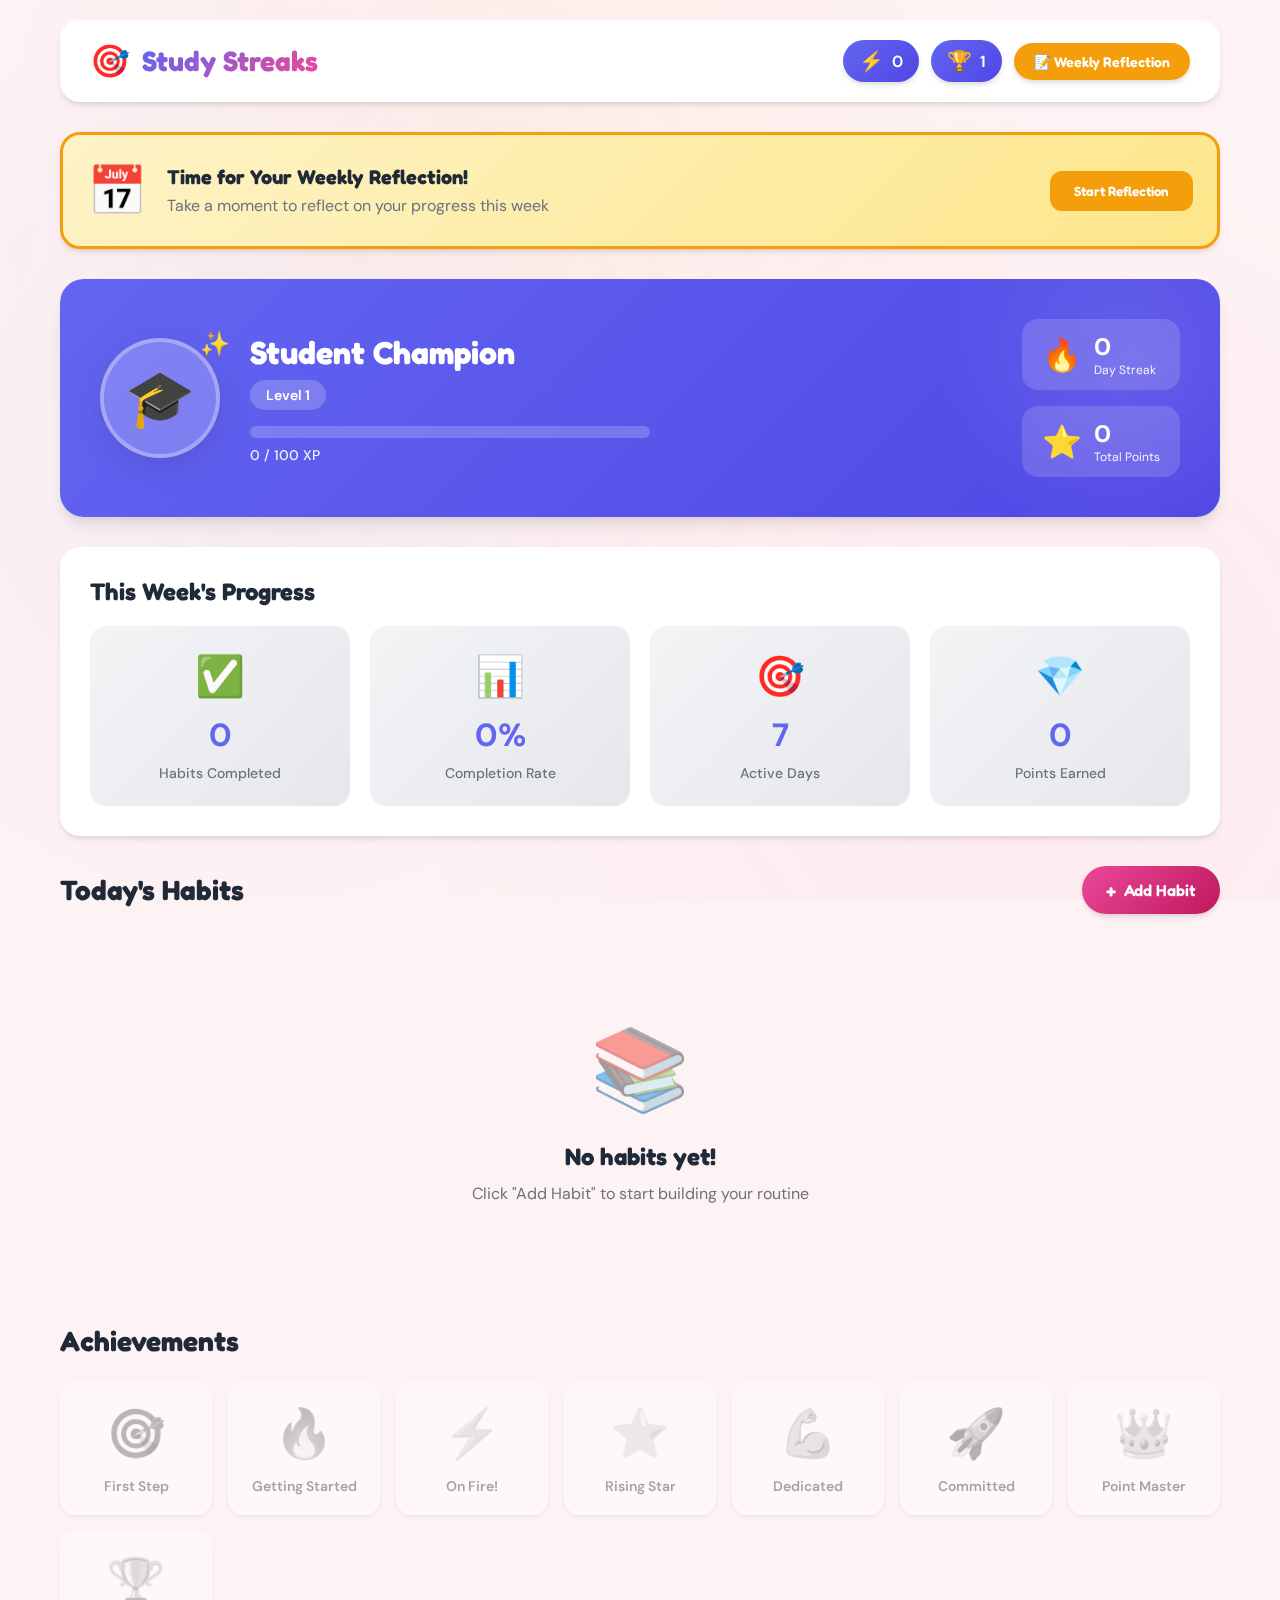
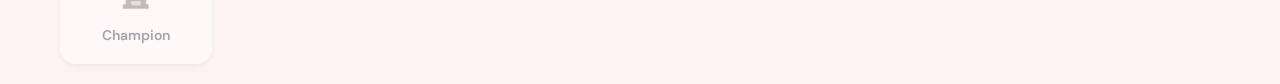
<file: index.html>
<!DOCTYPE html>
<html lang="en">
<head>
    <meta charset="UTF-8">
    <meta name="viewport" content="width=device-width, initial-scale=1.0">
    <title>Study Streaks - Level Up Your Habits!</title>
    <link rel="preconnect" href="https://fonts.googleapis.com">
    <link rel="preconnect" href="https://fonts.gstatic.com" crossorigin>
    <link href="https://fonts.googleapis.com/css2?family=Fredoka:wght@400;600;700&family=DM+Sans:wght@400;500;700&display=swap" rel="stylesheet">
    <link rel="stylesheet" href="styles.css">
</head>
<body>
    <div class="app-container">
        <!-- Header -->
        <header class="header">
            <div class="logo">
                <span class="logo-icon">🎯</span>
                <h1>Study Streaks</h1>
            </div>
            <div class="user-stats-mini">
                <div class="stat-bubble">
                    <span class="bubble-emoji">⚡</span>
                    <span class="bubble-value" id="headerStreak">0</span>
                </div>
                <div class="stat-bubble">
                    <span class="bubble-emoji">🏆</span>
                    <span class="bubble-value" id="headerLevel">1</span>
                </div>
                <button class="btn-reflection" id="openReflectionBtn">
                    📝 Weekly Reflection
                </button>
            </div>
        </header>

        <!-- Main Content -->
        <main class="main-content">
            <!-- Weekly Check-in Banner -->
            <div class="weekly-banner" id="weeklyBanner" style="display: none;">
                <div class="banner-icon">📅</div>
                <div class="banner-content">
                    <h3>Time for Your Weekly Reflection!</h3>
                    <p>Take a moment to reflect on your progress this week</p>
                </div>
                <button class="btn-banner" id="startReflectionBtn">Start Reflection</button>
            </div>

            <!-- Player Card -->
            <section class="player-card">
                <div class="player-avatar">
                    <div class="avatar-circle">
                        <span class="avatar-emoji" id="playerEmoji">🎓</span>
                    </div>
                    <div class="avatar-sparkles">✨</div>
                </div>
                <div class="player-info">
                    <h2 class="player-name" id="playerName">Student Champion</h2>
                    <div class="level-badge">
                        Level <span id="playerLevel">1</span>
                    </div>
                    <div class="xp-bar-container">
                        <div class="xp-bar">
                            <div class="xp-fill" id="xpFill"></div>
                        </div>
                        <div class="xp-text"><span id="currentXP">0</span> / <span id="maxXP">100</span> XP</div>
                    </div>
                </div>
                <div class="player-badges">
                    <div class="badge-item">
                        <span class="badge-icon">🔥</span>
                        <div class="badge-info">
                            <div class="badge-value" id="streakValue">0</div>
                            <div class="badge-label">Day Streak</div>
                        </div>
                    </div>
                    <div class="badge-item">
                        <span class="badge-icon">⭐</span>
                        <div class="badge-info">
                            <div class="badge-value" id="pointsValue">0</div>
                            <div class="badge-label">Total Points</div>
                        </div>
                    </div>
                </div>
            </section>

            <!-- Weekly Stats Summary -->
            <section class="weekly-stats">
                <h2>This Week's Progress</h2>
                <div class="stats-grid">
                    <div class="stat-card">
                        <div class="stat-icon">✅</div>
                        <div class="stat-number" id="weekCompleted">0</div>
                        <div class="stat-label">Habits Completed</div>
                    </div>
                    <div class="stat-card">
                        <div class="stat-icon">📊</div>
                        <div class="stat-number" id="weekRate">0%</div>
                        <div class="stat-label">Completion Rate</div>
                    </div>
                    <div class="stat-card">
                        <div class="stat-icon">🎯</div>
                        <div class="stat-number" id="weekStreak">0</div>
                        <div class="stat-label">Active Days</div>
                    </div>
                    <div class="stat-card">
                        <div class="stat-icon">💎</div>
                        <div class="stat-number" id="weekPoints">0</div>
                        <div class="stat-label">Points Earned</div>
                    </div>
                </div>
            </section>

            <!-- Habits Section -->
            <section class="habits-section">
                <div class="section-header">
                    <h2>Today's Habits</h2>
                    <button class="btn-add" id="addHabitBtn">
                        <span>+</span> Add Habit
                    </button>
                </div>

                <div class="habits-grid" id="habitsGrid">
                    <!-- Habits will be dynamically added here -->
                </div>

                <div class="empty-state" id="emptyState">
                    <div class="empty-icon">📚</div>
                    <h3>No habits yet!</h3>
                    <p>Click "Add Habit" to start building your routine</p>
                </div>
            </section>

            <!-- Achievements Section -->
            <section class="achievements-section">
                <h2>Achievements</h2>
                <div class="achievements-grid" id="achievementsGrid">
                    <!-- Achievements will be dynamically added here -->
                </div>
            </section>
        </main>
    </div>

    <!-- Add Habit Modal -->
    <div class="modal-overlay" id="habitModal">
        <div class="modal">
            <div class="modal-header">
                <h2>Create New Habit</h2>
                <button class="btn-close" id="closeModal">×</button>
            </div>
            <form id="habitForm">
                <div class="form-group">
                    <label for="habitName">Habit Name</label>
                    <input type="text" id="habitName" placeholder="e.g., Study Math for 30 minutes" required>
                </div>
                <div class="form-group">
                    <label for="habitEmoji">Choose an Emoji</label>
                    <div class="emoji-picker">
                        <button type="button" class="emoji-btn" data-emoji="📚">📚</button>
                        <button type="button" class="emoji-btn" data-emoji="✍️">✍️</button>
                        <button type="button" class="emoji-btn" data-emoji="💻">💻</button>
                        <button type="button" class="emoji-btn" data-emoji="🎨">🎨</button>
                        <button type="button" class="emoji-btn" data-emoji="🏃">🏃</button>
                        <button type="button" class="emoji-btn" data-emoji="🧘">🧘</button>
                        <button type="button" class="emoji-btn" data-emoji="🎵">🎵</button>
                        <button type="button" class="emoji-btn" data-emoji="🌟">🌟</button>
                    </div>
                    <input type="hidden" id="habitEmoji" value="📚">
                </div>
                <div class="form-group">
                    <label for="habitPoints">Difficulty (Points)</label>
                    <select id="habitPoints">
                        <option value="10">Easy - 10 points</option>
                        <option value="20" selected>Medium - 20 points</option>
                        <option value="30">Hard - 30 points</option>
                        <option value="50">Super Hard - 50 points</option>
                    </select>
                </div>
                <div class="modal-actions">
                    <button type="button" class="btn-secondary" id="cancelBtn">Cancel</button>
                    <button type="submit" class="btn-primary">Create Habit</button>
                </div>
            </form>
        </div>
    </div>

    <!-- Weekly Reflection Modal -->
    <div class="modal-overlay" id="reflectionModal">
        <div class="modal modal-large">
            <div class="modal-header">
                <h2>📝 Weekly Reflection</h2>
                <button class="btn-close" id="closeReflectionModal">×</button>
            </div>
            
            <div class="reflection-tabs">
                <button class="tab-btn active" data-tab="current">This Week</button>
                <button class="tab-btn" data-tab="history">Past Reflections</button>
            </div>

            <div class="tab-content active" id="currentTab">
                <div class="weekly-summary">
                    <h3>Week of <span id="weekDateRange"></span></h3>
                    <div class="summary-stats">
                        <div class="summary-item">
                            <span class="summary-label">Completed:</span>
                            <span class="summary-value" id="summaryCompleted">0 habits</span>
                        </div>
                        <div class="summary-item">
                            <span class="summary-label">Success Rate:</span>
                            <span class="summary-value" id="summaryRate">0%</span>
                        </div>
                        <div class="summary-item">
                            <span class="summary-label">Points Earned:</span>
                            <span class="summary-value" id="summaryPoints">0 pts</span>
                        </div>
                    </div>
                </div>

                <form id="reflectionForm">
                    <div class="form-group">
                        <label>🎯 What went well this week?</label>
                        <textarea id="wentWell" rows="3" placeholder="Think about your wins, no matter how small..."></textarea>
                    </div>

                    <div class="form-group">
                        <label>💭 What challenges did you face?</label>
                        <textarea id="challenges" rows="3" placeholder="What made it difficult to stick to your habits?"></textarea>
                    </div>

                    <div class="form-group">
                        <label>💡 What did you learn about yourself?</label>
                        <textarea id="learned" rows="3" placeholder="Any insights or realizations?"></textarea>
                    </div>

                    <div class="form-group">
                        <label>🚀 Goals for next week</label>
                        <textarea id="nextWeekGoals" rows="3" placeholder="What do you want to focus on next week?"></textarea>
                    </div>

                    <div class="form-group">
                        <label>⭐ Rate your week (1-5)</label>
                        <div class="star-rating">
                            <button type="button" class="star-btn" data-rating="1">⭐</button>
                            <button type="button" class="star-btn" data-rating="2">⭐</button>
                            <button type="button" class="star-btn" data-rating="3">⭐</button>
                            <button type="button" class="star-btn" data-rating="4">⭐</button>
                            <button type="button" class="star-btn" data-rating="5">⭐</button>
                        </div>
                        <input type="hidden" id="weekRating" value="0">
                    </div>

                    <div class="modal-actions">
                        <button type="button" class="btn-secondary" id="cancelReflection">Cancel</button>
                        <button type="submit" class="btn-primary">Save Reflection</button>
                    </div>
                </form>
            </div>

            <div class="tab-content" id="historyTab">
                <div class="reflections-history" id="reflectionsHistory">
                    <!-- Past reflections will be shown here -->
                </div>
            </div>
        </div>
    </div>

    <!-- Level Up Modal -->
    <div class="modal-overlay" id="levelUpModal">
        <div class="modal level-up-modal">
            <div class="level-up-content">
                <div class="level-up-icon">🎉</div>
                <h2>Level Up!</h2>
                <div class="new-level">Level <span id="newLevel">2</span></div>
                <p>Keep up the amazing work!</p>
                <button class="btn-primary" id="closeLevelUp">Continue</button>
            </div>
        </div>
    </div>

    <!-- Confetti Container -->
    <div class="confetti-container" id="confettiContainer"></div>

    <script src="app.js"></script>
</body>
</html>
</file>
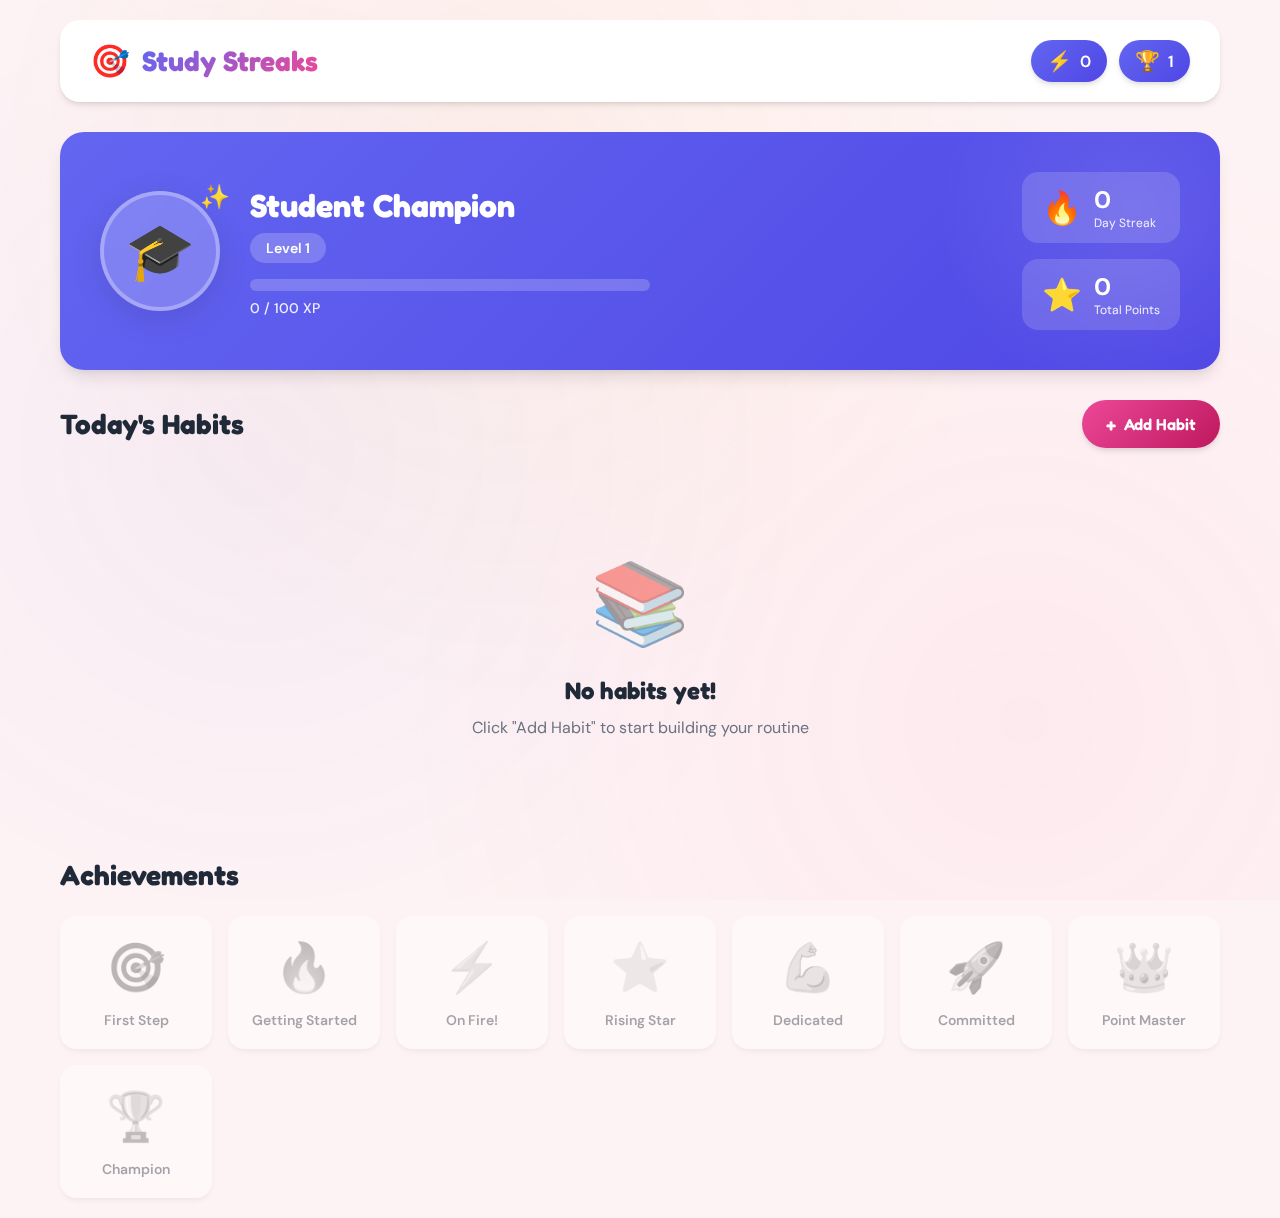
<file: student-habit-game/index.html>
<!DOCTYPE html>
<html lang="en">
<head>
    <meta charset="UTF-8">
    <meta name="viewport" content="width=device-width, initial-scale=1.0">
    <title>Study Streaks - Level Up Your Habits!</title>
    <link rel="preconnect" href="https://fonts.googleapis.com">
    <link rel="preconnect" href="https://fonts.gstatic.com" crossorigin>
    <link href="https://fonts.googleapis.com/css2?family=Fredoka:wght@400;600;700&family=DM+Sans:wght@400;500;700&display=swap" rel="stylesheet">
    <link rel="stylesheet" href="styles.css">
</head>
<body>
    <div class="app-container">
        <!-- Header -->
        <header class="header">
            <div class="logo">
                <span class="logo-icon">🎯</span>
                <h1>Study Streaks</h1>
            </div>
            <div class="user-stats-mini">
                <div class="stat-bubble">
                    <span class="bubble-emoji">⚡</span>
                    <span class="bubble-value" id="headerStreak">0</span>
                </div>
                <div class="stat-bubble">
                    <span class="bubble-emoji">🏆</span>
                    <span class="bubble-value" id="headerLevel">1</span>
                </div>
            </div>
        </header>

        <!-- Main Content -->
        <main class="main-content">
            <!-- Player Card -->
            <section class="player-card">
                <div class="player-avatar">
                    <div class="avatar-circle">
                        <span class="avatar-emoji" id="playerEmoji">🎓</span>
                    </div>
                    <div class="avatar-sparkles">✨</div>
                </div>
                <div class="player-info">
                    <h2 class="player-name" id="playerName">Student Champion</h2>
                    <div class="level-badge">
                        Level <span id="playerLevel">1</span>
                    </div>
                    <div class="xp-bar-container">
                        <div class="xp-bar">
                            <div class="xp-fill" id="xpFill"></div>
                        </div>
                        <div class="xp-text"><span id="currentXP">0</span> / <span id="maxXP">100</span> XP</div>
                    </div>
                </div>
                <div class="player-badges">
                    <div class="badge-item">
                        <span class="badge-icon">🔥</span>
                        <div class="badge-info">
                            <div class="badge-value" id="streakValue">0</div>
                            <div class="badge-label">Day Streak</div>
                        </div>
                    </div>
                    <div class="badge-item">
                        <span class="badge-icon">⭐</span>
                        <div class="badge-info">
                            <div class="badge-value" id="pointsValue">0</div>
                            <div class="badge-label">Total Points</div>
                        </div>
                    </div>
                </div>
            </section>

            <!-- Habits Section -->
            <section class="habits-section">
                <div class="section-header">
                    <h2>Today's Habits</h2>
                    <button class="btn-add" id="addHabitBtn">
                        <span>+</span> Add Habit
                    </button>
                </div>

                <div class="habits-grid" id="habitsGrid">
                    <!-- Habits will be dynamically added here -->
                </div>

                <div class="empty-state" id="emptyState">
                    <div class="empty-icon">📚</div>
                    <h3>No habits yet!</h3>
                    <p>Click "Add Habit" to start building your routine</p>
                </div>
            </section>

            <!-- Achievements Section -->
            <section class="achievements-section">
                <h2>Achievements</h2>
                <div class="achievements-grid" id="achievementsGrid">
                    <!-- Achievements will be dynamically added here -->
                </div>
            </section>
        </main>
    </div>

    <!-- Add Habit Modal -->
    <div class="modal-overlay" id="habitModal">
        <div class="modal">
            <div class="modal-header">
                <h2>Create New Habit</h2>
                <button class="btn-close" id="closeModal">×</button>
            </div>
            <form id="habitForm">
                <div class="form-group">
                    <label for="habitName">Habit Name</label>
                    <input type="text" id="habitName" placeholder="e.g., Study Math for 30 minutes" required>
                </div>
                <div class="form-group">
                    <label for="habitEmoji">Choose an Emoji</label>
                    <div class="emoji-picker">
                        <button type="button" class="emoji-btn" data-emoji="📚">📚</button>
                        <button type="button" class="emoji-btn" data-emoji="✍️">✍️</button>
                        <button type="button" class="emoji-btn" data-emoji="💻">💻</button>
                        <button type="button" class="emoji-btn" data-emoji="🎨">🎨</button>
                        <button type="button" class="emoji-btn" data-emoji="🏃">🏃</button>
                        <button type="button" class="emoji-btn" data-emoji="🧘">🧘</button>
                        <button type="button" class="emoji-btn" data-emoji="🎵">🎵</button>
                        <button type="button" class="emoji-btn" data-emoji="🌟">🌟</button>
                    </div>
                    <input type="hidden" id="habitEmoji" value="📚">
                </div>
                <div class="form-group">
                    <label for="habitPoints">Difficulty (Points)</label>
                    <select id="habitPoints">
                        <option value="10">Easy - 10 points</option>
                        <option value="20" selected>Medium - 20 points</option>
                        <option value="30">Hard - 30 points</option>
                        <option value="50">Super Hard - 50 points</option>
                    </select>
                </div>
                <div class="modal-actions">
                    <button type="button" class="btn-secondary" id="cancelBtn">Cancel</button>
                    <button type="submit" class="btn-primary">Create Habit</button>
                </div>
            </form>
        </div>
    </div>

    <!-- Level Up Modal -->
    <div class="modal-overlay" id="levelUpModal">
        <div class="modal level-up-modal">
            <div class="level-up-content">
                <div class="level-up-icon">🎉</div>
                <h2>Level Up!</h2>
                <div class="new-level">Level <span id="newLevel">2</span></div>
                <p>Keep up the amazing work!</p>
                <button class="btn-primary" id="closeLevelUp">Continue</button>
            </div>
        </div>
    </div>

    <!-- Confetti Container -->
    <div class="confetti-container" id="confettiContainer"></div>

    <script src="app.js"></script>
</body>
</html>
</file>
<file: styles.css>
:root {
    --primary: #6366f1;
    --primary-dark: #4f46e5;
    --secondary: #ec4899;
    --accent: #f59e0b;
    --success: #10b981;
    --bg-main: #fef3f4;
    --bg-card: #ffffff;
    --text-primary: #1f2937;
    --text-secondary: #6b7280;
    --border: #e5e7eb;
    --shadow: 0 4px 6px -1px rgba(0, 0, 0, 0.1), 0 2px 4px -1px rgba(0, 0, 0, 0.06);
    --shadow-lg: 0 10px 15px -3px rgba(0, 0, 0, 0.1), 0 4px 6px -2px rgba(0, 0, 0, 0.05);
}

* {
    margin: 0;
    padding: 0;
    box-sizing: border-box;
}

body {
    font-family: 'DM Sans', sans-serif;
    background: var(--bg-main);
    color: var(--text-primary);
    min-height: 100vh;
    overflow-x: hidden;
}

h1, h2, h3 {
    font-family: 'Fredoka', sans-serif;
}

body::before {
    content: '';
    position: fixed;
    top: 0;
    left: 0;
    width: 100%;
    height: 100%;
    background: 
        radial-gradient(circle at 20% 50%, rgba(99, 102, 241, 0.05) 0%, transparent 50%),
        radial-gradient(circle at 80% 80%, rgba(236, 72, 153, 0.05) 0%, transparent 50%),
        radial-gradient(circle at 40% 20%, rgba(245, 158, 11, 0.05) 0%, transparent 50%);
    pointer-events: none;
    z-index: 0;
}

.app-container {
    max-width: 1200px;
    margin: 0 auto;
    padding: 20px;
    position: relative;
    z-index: 1;
}

/* Header */
.header {
    background: var(--bg-card);
    border-radius: 20px;
    padding: 20px 30px;
    margin-bottom: 30px;
    box-shadow: var(--shadow);
    display: flex;
    justify-content: space-between;
    align-items: center;
    animation: slideDown 0.6s ease-out;
    flex-wrap: wrap;
    gap: 15px;
}

@keyframes slideDown {
    from {
        opacity: 0;
        transform: translateY(-30px);
    }
    to {
        opacity: 1;
        transform: translateY(0);
    }
}

.logo {
    display: flex;
    align-items: center;
    gap: 12px;
}

.logo-icon {
    font-size: 32px;
    animation: bounce 2s ease-in-out infinite;
}

@keyframes bounce {
    0%, 100% { transform: translateY(0); }
    50% { transform: translateY(-8px); }
}

.logo h1 {
    font-size: 28px;
    background: linear-gradient(135deg, var(--primary), var(--secondary));
    -webkit-background-clip: text;
    -webkit-text-fill-color: transparent;
    background-clip: text;
}

.user-stats-mini {
    display: flex;
    gap: 12px;
    align-items: center;
    flex-wrap: wrap;
}

.stat-bubble {
    background: linear-gradient(135deg, var(--primary), var(--primary-dark));
    color: white;
    padding: 8px 16px;
    border-radius: 50px;
    display: flex;
    align-items: center;
    gap: 8px;
    font-weight: 600;
    box-shadow: var(--shadow);
}

.bubble-emoji {
    font-size: 20px;
}

.btn-reflection {
    background: linear-gradient(135deg, var(--accent), #f59e0b);
    color: white;
    border: none;
    padding: 10px 20px;
    border-radius: 50px;
    font-weight: 600;
    cursor: pointer;
    font-size: 14px;
    box-shadow: var(--shadow);
    transition: all 0.3s;
    font-family: 'Fredoka', sans-serif;
}

.btn-reflection:hover {
    transform: translateY(-2px);
    box-shadow: var(--shadow-lg);
}

/* Weekly Banner */
.weekly-banner {
    background: linear-gradient(135deg, #fef3c7, #fde68a);
    border: 3px solid var(--accent);
    border-radius: 20px;
    padding: 24px;
    margin-bottom: 30px;
    display: flex;
    align-items: center;
    gap: 20px;
    box-shadow: var(--shadow);
    animation: slideDown 0.6s ease-out 0.2s both;
}

.banner-icon {
    font-size: 48px;
}

.banner-content {
    flex: 1;
}

.banner-content h3 {
    font-size: 20px;
    margin-bottom: 6px;
    color: var(--text-primary);
}

.banner-content p {
    color: var(--text-secondary);
}

.btn-banner {
    background: var(--accent);
    color: white;
    border: none;
    padding: 12px 24px;
    border-radius: 12px;
    font-weight: 600;
    cursor: pointer;
    font-family: 'Fredoka', sans-serif;
    transition: all 0.3s;
}

.btn-banner:hover {
    transform: translateY(-2px);
    box-shadow: var(--shadow);
}

/* Player Card */
.player-card {
    background: linear-gradient(135deg, var(--primary) 0%, var(--primary-dark) 100%);
    border-radius: 24px;
    padding: 40px;
    margin-bottom: 30px;
    color: white;
    box-shadow: var(--shadow-lg);
    display: grid;
    grid-template-columns: auto 1fr auto;
    gap: 30px;
    align-items: center;
    position: relative;
    overflow: hidden;
    animation: scaleIn 0.6s ease-out 0.1s both;
}

@keyframes scaleIn {
    from {
        opacity: 0;
        transform: scale(0.95);
    }
    to {
        opacity: 1;
        transform: scale(1);
    }
}

.player-card::before {
    content: '';
    position: absolute;
    top: -50%;
    right: -10%;
    width: 400px;
    height: 400px;
    background: radial-gradient(circle, rgba(255, 255, 255, 0.1) 0%, transparent 70%);
    border-radius: 50%;
}

.player-avatar {
    position: relative;
}

.avatar-circle {
    width: 120px;
    height: 120px;
    background: rgba(255, 255, 255, 0.2);
    border: 4px solid rgba(255, 255, 255, 0.3);
    border-radius: 50%;
    display: flex;
    align-items: center;
    justify-content: center;
    backdrop-filter: blur(10px);
    box-shadow: 0 8px 32px rgba(0, 0, 0, 0.1);
}

.avatar-emoji {
    font-size: 56px;
    animation: float 3s ease-in-out infinite;
}

@keyframes float {
    0%, 100% { transform: translateY(0); }
    50% { transform: translateY(-10px); }
}

.avatar-sparkles {
    position: absolute;
    top: -10px;
    right: -10px;
    font-size: 24px;
    animation: rotate 4s linear infinite;
}

@keyframes rotate {
    from { transform: rotate(0deg); }
    to { transform: rotate(360deg); }
}

.player-info {
    flex: 1;
}

.player-name {
    font-size: 32px;
    margin-bottom: 8px;
    font-weight: 700;
}

.level-badge {
    display: inline-block;
    background: rgba(255, 255, 255, 0.2);
    padding: 6px 16px;
    border-radius: 50px;
    font-weight: 600;
    margin-bottom: 16px;
    font-size: 14px;
    backdrop-filter: blur(10px);
}

.xp-bar-container {
    max-width: 400px;
}

.xp-bar {
    height: 12px;
    background: rgba(255, 255, 255, 0.2);
    border-radius: 50px;
    overflow: hidden;
    margin-bottom: 8px;
}

.xp-fill {
    height: 100%;
    background: linear-gradient(90deg, var(--accent), #fbbf24);
    border-radius: 50px;
    transition: width 0.5s ease-out;
    box-shadow: 0 0 10px rgba(245, 158, 11, 0.5);
}

.xp-text {
    font-size: 14px;
    opacity: 0.9;
    font-weight: 500;
}

.player-badges {
    display: flex;
    flex-direction: column;
    gap: 16px;
}

.badge-item {
    display: flex;
    align-items: center;
    gap: 12px;
    background: rgba(255, 255, 255, 0.15);
    padding: 12px 20px;
    border-radius: 16px;
    backdrop-filter: blur(10px);
}

.badge-icon {
    font-size: 32px;
}

.badge-value {
    font-size: 24px;
    font-weight: 700;
}

.badge-label {
    font-size: 12px;
    opacity: 0.9;
}

/* Weekly Stats */
.weekly-stats {
    background: var(--bg-card);
    border-radius: 20px;
    padding: 30px;
    margin-bottom: 30px;
    box-shadow: var(--shadow);
    animation: fadeInUp 0.6s ease-out 0.15s both;
}

.weekly-stats h2 {
    font-size: 24px;
    margin-bottom: 20px;
}

.stats-grid {
    display: grid;
    grid-template-columns: repeat(auto-fit, minmax(200px, 1fr));
    gap: 20px;
}

.stat-card {
    background: linear-gradient(135deg, #f3f4f6, #e5e7eb);
    padding: 24px;
    border-radius: 16px;
    text-align: center;
    transition: all 0.3s;
}

.stat-card:hover {
    transform: translateY(-4px);
    box-shadow: var(--shadow);
}

.stat-icon {
    font-size: 40px;
    margin-bottom: 12px;
}

.stat-number {
    font-size: 32px;
    font-weight: 700;
    color: var(--primary);
    margin-bottom: 8px;
}

.stat-label {
    font-size: 14px;
    color: var(--text-secondary);
    font-weight: 500;
}

/* Habits Section */
.habits-section {
    margin-bottom: 40px;
    animation: fadeInUp 0.6s ease-out 0.2s both;
}

@keyframes fadeInUp {
    from {
        opacity: 0;
        transform: translateY(20px);
    }
    to {
        opacity: 1;
        transform: translateY(0);
    }
}

.section-header {
    display: flex;
    justify-content: space-between;
    align-items: center;
    margin-bottom: 24px;
    flex-wrap: wrap;
    gap: 15px;
}

.section-header h2 {
    font-size: 28px;
    color: var(--text-primary);
}

.btn-add {
    background: linear-gradient(135deg, var(--secondary), #be185d);
    color: white;
    border: none;
    padding: 12px 24px;
    border-radius: 50px;
    font-weight: 600;
    cursor: pointer;
    display: flex;
    align-items: center;
    gap: 8px;
    font-size: 16px;
    box-shadow: var(--shadow);
    transition: all 0.3s;
    font-family: 'Fredoka', sans-serif;
}

.btn-add:hover {
    transform: translateY(-2px);
    box-shadow: var(--shadow-lg);
}

.btn-add span {
    font-size: 20px;
}

.habits-grid {
    display: grid;
    grid-template-columns: repeat(auto-fill, minmax(280px, 1fr));
    gap: 20px;
}

.habit-card {
    background: var(--bg-card);
    border-radius: 20px;
    padding: 24px;
    box-shadow: var(--shadow);
    cursor: pointer;
    transition: all 0.3s;
    position: relative;
    overflow: hidden;
    animation: cardAppear 0.4s ease-out;
}

@keyframes cardAppear {
    from {
        opacity: 0;
        transform: scale(0.9) translateY(20px);
    }
    to {
        opacity: 1;
        transform: scale(1) translateY(0);
    }
}

.habit-card:hover {
    transform: translateY(-4px);
    box-shadow: var(--shadow-lg);
}

.habit-card.completed {
    background: linear-gradient(135deg, #d1fae5 0%, #a7f3d0 100%);
}

.habit-card::before {
    content: '';
    position: absolute;
    top: 0;
    left: 0;
    right: 0;
    height: 4px;
    background: linear-gradient(90deg, var(--primary), var(--secondary));
}

.habit-card.completed::before {
    background: var(--success);
}

.habit-header {
    display: flex;
    justify-content: space-between;
    align-items: flex-start;
    margin-bottom: 16px;
}

.habit-emoji {
    font-size: 48px;
    display: block;
}

.habit-delete {
    background: transparent;
    border: none;
    color: var(--text-secondary);
    font-size: 24px;
    cursor: pointer;
    padding: 0;
    transition: all 0.2s;
    opacity: 0;
}

.habit-card:hover .habit-delete {
    opacity: 1;
}

.habit-delete:hover {
    color: var(--secondary);
    transform: scale(1.2);
}

.habit-name {
    font-size: 18px;
    font-weight: 600;
    margin-bottom: 12px;
    color: var(--text-primary);
}

.habit-footer {
    display: flex;
    justify-content: space-between;
    align-items: center;
}

.habit-points {
    display: flex;
    align-items: center;
    gap: 6px;
    color: var(--accent);
    font-weight: 600;
}

.check-btn {
    width: 40px;
    height: 40px;
    border-radius: 50%;
    border: 3px solid var(--primary);
    background: transparent;
    cursor: pointer;
    display: flex;
    align-items: center;
    justify-content: center;
    font-size: 20px;
    transition: all 0.3s;
}

.check-btn:hover {
    transform: scale(1.1);
}

.habit-card.completed .check-btn {
    background: var(--success);
    border-color: var(--success);
    color: white;
}

.empty-state {
    text-align: center;
    padding: 80px 20px;
    color: var(--text-secondary);
}

.empty-icon {
    font-size: 80px;
    margin-bottom: 20px;
    opacity: 0.5;
}

.empty-state h3 {
    font-size: 24px;
    margin-bottom: 12px;
    color: var(--text-primary);
}

/* Achievements */
.achievements-section {
    animation: fadeInUp 0.6s ease-out 0.3s both;
}

.achievements-section h2 {
    font-size: 28px;
    margin-bottom: 24px;
    color: var(--text-primary);
}

.achievements-grid {
    display: grid;
    grid-template-columns: repeat(auto-fill, minmax(140px, 1fr));
    gap: 16px;
}

.achievement-card {
    background: var(--bg-card);
    border-radius: 16px;
    padding: 20px;
    text-align: center;
    box-shadow: var(--shadow);
    transition: all 0.3s;
    opacity: 0.4;
}

.achievement-card.unlocked {
    opacity: 1;
    animation: achievementPop 0.5s ease-out;
}

@keyframes achievementPop {
    0% {
        transform: scale(0.8) rotate(-10deg);
    }
    50% {
        transform: scale(1.1) rotate(5deg);
    }
    100% {
        transform: scale(1) rotate(0);
    }
}

.achievement-icon {
    font-size: 48px;
    margin-bottom: 12px;
    display: block;
    filter: grayscale(100%);
}

.achievement-card.unlocked .achievement-icon {
    filter: grayscale(0%);
}

.achievement-name {
    font-size: 14px;
    font-weight: 600;
    color: var(--text-primary);
}

/* Modal */
.modal-overlay {
    display: none;
    position: fixed;
    top: 0;
    left: 0;
    width: 100%;
    height: 100%;
    background: rgba(0, 0, 0, 0.5);
    backdrop-filter: blur(4px);
    z-index: 1000;
    align-items: center;
    justify-content: center;
    animation: fadeIn 0.3s;
    overflow-y: auto;
    padding: 20px;
}

.modal-overlay.active {
    display: flex;
}

@keyframes fadeIn {
    from { opacity: 0; }
    to { opacity: 1; }
}

.modal {
    background: var(--bg-card);
    border-radius: 24px;
    padding: 32px;
    max-width: 500px;
    width: 100%;
    box-shadow: var(--shadow-lg);
    animation: modalSlide 0.4s ease-out;
    margin: auto;
}

.modal-large {
    max-width: 700px;
}

@keyframes modalSlide {
    from {
        transform: translateY(-50px);
        opacity: 0;
    }
    to {
        transform: translateY(0);
        opacity: 1;
    }
}

.modal-header {
    display: flex;
    justify-content: space-between;
    align-items: center;
    margin-bottom: 24px;
}

.modal-header h2 {
    font-size: 24px;
}

.btn-close {
    background: transparent;
    border: none;
    font-size: 32px;
    color: var(--text-secondary);
    cursor: pointer;
    padding: 0;
    transition: all 0.2s;
}

.btn-close:hover {
    color: var(--text-primary);
    transform: rotate(90deg);
}

.form-group {
    margin-bottom: 20px;
}

.form-group label {
    display: block;
    font-weight: 600;
    margin-bottom: 8px;
    color: var(--text-primary);
}

.form-group input,
.form-group select,
.form-group textarea {
    width: 100%;
    padding: 12px 16px;
    border: 2px solid var(--border);
    border-radius: 12px;
    font-size: 16px;
    font-family: 'DM Sans', sans-serif;
    transition: all 0.2s;
    resize: vertical;
}

.form-group input:focus,
.form-group select:focus,
.form-group textarea:focus {
    outline: none;
    border-color: var(--primary);
}

.emoji-picker {
    display: grid;
    grid-template-columns: repeat(8, 1fr);
    gap: 8px;
}

.emoji-btn {
    background: var(--bg-main);
    border: 2px solid transparent;
    border-radius: 12px;
    padding: 12px;
    font-size: 24px;
    cursor: pointer;
    transition: all 0.2s;
}

.emoji-btn:hover {
    transform: scale(1.1);
}

.emoji-btn.selected {
    border-color: var(--primary);
    background: rgba(99, 102, 241, 0.1);
}

.modal-actions {
    display: flex;
    gap: 12px;
    justify-content: flex-end;
    margin-top: 24px;
}

.btn-primary,
.btn-secondary {
    padding: 12px 24px;
    border-radius: 12px;
    font-weight: 600;
    cursor: pointer;
    font-size: 16px;
    font-family: 'Fredoka', sans-serif;
    transition: all 0.3s;
    border: none;
}

.btn-primary {
    background: linear-gradient(135deg, var(--primary), var(--primary-dark));
    color: white;
    box-shadow: var(--shadow);
}

.btn-primary:hover {
    transform: translateY(-2px);
    box-shadow: var(--shadow-lg);
}

.btn-secondary {
    background: transparent;
    color: var(--text-secondary);
    border: 2px solid var(--border);
}

.btn-secondary:hover {
    border-color: var(--primary);
    color: var(--primary);
}

/* Reflection Tabs */
.reflection-tabs {
    display: flex;
    gap: 8px;
    margin-bottom: 24px;
    border-bottom: 2px solid var(--border);
}

.tab-btn {
    background: transparent;
    border: none;
    padding: 12px 24px;
    font-family: 'Fredoka', sans-serif;
    font-size: 16px;
    color: var(--text-secondary);
    cursor: pointer;
    border-bottom: 3px solid transparent;
    transition: all 0.2s;
    margin-bottom: -2px;
}

.tab-btn.active {
    color: var(--primary);
    border-bottom-color: var(--primary);
}

.tab-content {
    display: none;
}

.tab-content.active {
    display: block;
}

/* Weekly Summary in Reflection */
.weekly-summary {
    background: linear-gradient(135deg, #f3f4f6, #e5e7eb);
    padding: 24px;
    border-radius: 16px;
    margin-bottom: 24px;
}

.weekly-summary h3 {
    font-size: 20px;
    margin-bottom: 16px;
}

.summary-stats {
    display: grid;
    grid-template-columns: repeat(auto-fit, minmax(150px, 1fr));
    gap: 12px;
}

.summary-item {
    display: flex;
    flex-direction: column;
    gap: 4px;
}

.summary-label {
    font-size: 14px;
    color: var(--text-secondary);
}

.summary-value {
    font-size: 20px;
    font-weight: 700;
    color: var(--primary);
}

/* Star Rating */
.star-rating {
    display: flex;
    gap: 8px;
}

.star-btn {
    background: transparent;
    border: none;
    font-size: 32px;
    cursor: pointer;
    opacity: 0.3;
    transition: all 0.2s;
    filter: grayscale(100%);
}

.star-btn:hover,
.star-btn.active {
    opacity: 1;
    filter: grayscale(0%);
    transform: scale(1.2);
}

/* Reflections History */
.reflections-history {
    display: flex;
    flex-direction: column;
    gap: 20px;
    max-height: 500px;
    overflow-y: auto;
}

.reflection-item {
    background: var(--bg-main);
    padding: 20px;
    border-radius: 16px;
    border-left: 4px solid var(--primary);
}

.reflection-header {
    display: flex;
    justify-content: space-between;
    align-items: center;
    margin-bottom: 16px;
}

.reflection-date {
    font-weight: 600;
    color: var(--text-primary);
}

.reflection-rating {
    font-size: 20px;
}

.reflection-content p {
    margin-bottom: 12px;
    line-height: 1.6;
}

.reflection-label {
    font-weight: 600;
    color: var(--text-secondary);
    font-size: 14px;
    margin-bottom: 4px;
}

.empty-reflections {
    text-align: center;
    padding: 60px 20px;
    color: var(--text-secondary);
}

.empty-reflections-icon {
    font-size: 64px;
    margin-bottom: 16px;
    opacity: 0.5;
}

/* Level Up Modal */
.level-up-modal {
    text-align: center;
    max-width: 400px;
}

.level-up-content {
    padding: 20px;
}

.level-up-icon {
    font-size: 80px;
    margin-bottom: 20px;
    animation: celebrate 0.6s ease-out;
}

@keyframes celebrate {
    0%, 100% { transform: scale(1) rotate(0); }
    25% { transform: scale(1.2) rotate(-10deg); }
    75% { transform: scale(1.2) rotate(10deg); }
}

.level-up-modal h2 {
    font-size: 32px;
    margin-bottom: 16px;
    background: linear-gradient(135deg, var(--primary), var(--secondary));
    -webkit-background-clip: text;
    -webkit-text-fill-color: transparent;
    background-clip: text;
}

.new-level {
    font-size: 48px;
    font-weight: 700;
    color: var(--accent);
    margin-bottom: 16px;
}

/* Confetti */
.confetti-container {
    position: fixed;
    top: 0;
    left: 0;
    width: 100%;
    height: 100%;
    pointer-events: none;
    z-index: 9999;
}

.confetti {
    position: absolute;
    width: 10px;
    height: 10px;
    background: var(--primary);
    animation: confettiFall 3s linear forwards;
}

@keyframes confettiFall {
    to {
        transform: translateY(100vh) rotate(360deg);
        opacity: 0;
    }
}

/* Responsive */
@media (max-width: 768px) {
    .player-card {
        grid-template-columns: 1fr;
        text-align: center;
    }

    .player-avatar {
        margin: 0 auto;
    }

    .player-badges {
        flex-direction: row;
        justify-content: center;
    }

    .xp-bar-container {
        max-width: 100%;
    }

    .habits-grid {
        grid-template-columns: 1fr;
    }

    .achievements-grid {
        grid-template-columns: repeat(auto-fill, minmax(100px, 1fr));
    }

    .stats-grid {
        grid-template-columns: 1fr;
    }

    .weekly-banner {
        flex-direction: column;
        text-align: center;
    }

    .emoji-picker {
        grid-template-columns: repeat(4, 1fr);
    }
}
</file>
<file: student-habit-game/styles.css>
:root {
    --primary: #6366f1;
    --primary-dark: #4f46e5;
    --secondary: #ec4899;
    --accent: #f59e0b;
    --success: #10b981;
    --bg-main: #fef3f4;
    --bg-card: #ffffff;
    --text-primary: #1f2937;
    --text-secondary: #6b7280;
    --border: #e5e7eb;
    --shadow: 0 4px 6px -1px rgba(0, 0, 0, 0.1), 0 2px 4px -1px rgba(0, 0, 0, 0.06);
    --shadow-lg: 0 10px 15px -3px rgba(0, 0, 0, 0.1), 0 4px 6px -2px rgba(0, 0, 0, 0.05);
}

* {
    margin: 0;
    padding: 0;
    box-sizing: border-box;
}

body {
    font-family: 'DM Sans', sans-serif;
    background: var(--bg-main);
    color: var(--text-primary);
    min-height: 100vh;
    overflow-x: hidden;
}

h1, h2, h3 {
    font-family: 'Fredoka', sans-serif;
}

/* Animated background pattern */
body::before {
    content: '';
    position: fixed;
    top: 0;
    left: 0;
    width: 100%;
    height: 100%;
    background: 
        radial-gradient(circle at 20% 50%, rgba(99, 102, 241, 0.05) 0%, transparent 50%),
        radial-gradient(circle at 80% 80%, rgba(236, 72, 153, 0.05) 0%, transparent 50%),
        radial-gradient(circle at 40% 20%, rgba(245, 158, 11, 0.05) 0%, transparent 50%);
    pointer-events: none;
    z-index: 0;
}

.app-container {
    max-width: 1200px;
    margin: 0 auto;
    padding: 20px;
    position: relative;
    z-index: 1;
}

/* Header */
.header {
    background: var(--bg-card);
    border-radius: 20px;
    padding: 20px 30px;
    margin-bottom: 30px;
    box-shadow: var(--shadow);
    display: flex;
    justify-content: space-between;
    align-items: center;
    animation: slideDown 0.6s ease-out;
}

@keyframes slideDown {
    from {
        opacity: 0;
        transform: translateY(-30px);
    }
    to {
        opacity: 1;
        transform: translateY(0);
    }
}

.logo {
    display: flex;
    align-items: center;
    gap: 12px;
}

.logo-icon {
    font-size: 32px;
    animation: bounce 2s ease-in-out infinite;
}

@keyframes bounce {
    0%, 100% { transform: translateY(0); }
    50% { transform: translateY(-8px); }
}

.logo h1 {
    font-size: 28px;
    background: linear-gradient(135deg, var(--primary), var(--secondary));
    -webkit-background-clip: text;
    -webkit-text-fill-color: transparent;
    background-clip: text;
}

.user-stats-mini {
    display: flex;
    gap: 12px;
}

.stat-bubble {
    background: linear-gradient(135deg, var(--primary), var(--primary-dark));
    color: white;
    padding: 8px 16px;
    border-radius: 50px;
    display: flex;
    align-items: center;
    gap: 8px;
    font-weight: 600;
    box-shadow: var(--shadow);
}

.bubble-emoji {
    font-size: 20px;
}

/* Player Card */
.player-card {
    background: linear-gradient(135deg, var(--primary) 0%, var(--primary-dark) 100%);
    border-radius: 24px;
    padding: 40px;
    margin-bottom: 30px;
    color: white;
    box-shadow: var(--shadow-lg);
    display: grid;
    grid-template-columns: auto 1fr auto;
    gap: 30px;
    align-items: center;
    position: relative;
    overflow: hidden;
    animation: scaleIn 0.6s ease-out 0.1s both;
}

@keyframes scaleIn {
    from {
        opacity: 0;
        transform: scale(0.95);
    }
    to {
        opacity: 1;
        transform: scale(1);
    }
}

.player-card::before {
    content: '';
    position: absolute;
    top: -50%;
    right: -10%;
    width: 400px;
    height: 400px;
    background: radial-gradient(circle, rgba(255, 255, 255, 0.1) 0%, transparent 70%);
    border-radius: 50%;
}

.player-avatar {
    position: relative;
}

.avatar-circle {
    width: 120px;
    height: 120px;
    background: rgba(255, 255, 255, 0.2);
    border: 4px solid rgba(255, 255, 255, 0.3);
    border-radius: 50%;
    display: flex;
    align-items: center;
    justify-content: center;
    backdrop-filter: blur(10px);
    box-shadow: 0 8px 32px rgba(0, 0, 0, 0.1);
}

.avatar-emoji {
    font-size: 56px;
    animation: float 3s ease-in-out infinite;
}

@keyframes float {
    0%, 100% { transform: translateY(0); }
    50% { transform: translateY(-10px); }
}

.avatar-sparkles {
    position: absolute;
    top: -10px;
    right: -10px;
    font-size: 24px;
    animation: rotate 4s linear infinite;
}

@keyframes rotate {
    from { transform: rotate(0deg); }
    to { transform: rotate(360deg); }
}

.player-info {
    flex: 1;
}

.player-name {
    font-size: 32px;
    margin-bottom: 8px;
    font-weight: 700;
}

.level-badge {
    display: inline-block;
    background: rgba(255, 255, 255, 0.2);
    padding: 6px 16px;
    border-radius: 50px;
    font-weight: 600;
    margin-bottom: 16px;
    font-size: 14px;
    backdrop-filter: blur(10px);
}

.xp-bar-container {
    max-width: 400px;
}

.xp-bar {
    height: 12px;
    background: rgba(255, 255, 255, 0.2);
    border-radius: 50px;
    overflow: hidden;
    margin-bottom: 8px;
}

.xp-fill {
    height: 100%;
    background: linear-gradient(90deg, var(--accent), #fbbf24);
    border-radius: 50px;
    transition: width 0.5s ease-out;
    box-shadow: 0 0 10px rgba(245, 158, 11, 0.5);
}

.xp-text {
    font-size: 14px;
    opacity: 0.9;
    font-weight: 500;
}

.player-badges {
    display: flex;
    flex-direction: column;
    gap: 16px;
}

.badge-item {
    display: flex;
    align-items: center;
    gap: 12px;
    background: rgba(255, 255, 255, 0.15);
    padding: 12px 20px;
    border-radius: 16px;
    backdrop-filter: blur(10px);
}

.badge-icon {
    font-size: 32px;
}

.badge-value {
    font-size: 24px;
    font-weight: 700;
}

.badge-label {
    font-size: 12px;
    opacity: 0.9;
}

/* Habits Section */
.habits-section {
    margin-bottom: 40px;
    animation: fadeInUp 0.6s ease-out 0.2s both;
}

@keyframes fadeInUp {
    from {
        opacity: 0;
        transform: translateY(20px);
    }
    to {
        opacity: 1;
        transform: translateY(0);
    }
}

.section-header {
    display: flex;
    justify-content: space-between;
    align-items: center;
    margin-bottom: 24px;
}

.section-header h2 {
    font-size: 28px;
    color: var(--text-primary);
}

.btn-add {
    background: linear-gradient(135deg, var(--secondary), #be185d);
    color: white;
    border: none;
    padding: 12px 24px;
    border-radius: 50px;
    font-weight: 600;
    cursor: pointer;
    display: flex;
    align-items: center;
    gap: 8px;
    font-size: 16px;
    box-shadow: var(--shadow);
    transition: all 0.3s;
    font-family: 'Fredoka', sans-serif;
}

.btn-add:hover {
    transform: translateY(-2px);
    box-shadow: var(--shadow-lg);
}

.btn-add span {
    font-size: 20px;
}

.habits-grid {
    display: grid;
    grid-template-columns: repeat(auto-fill, minmax(280px, 1fr));
    gap: 20px;
}

.habit-card {
    background: var(--bg-card);
    border-radius: 20px;
    padding: 24px;
    box-shadow: var(--shadow);
    cursor: pointer;
    transition: all 0.3s;
    position: relative;
    overflow: hidden;
    animation: cardAppear 0.4s ease-out;
}

@keyframes cardAppear {
    from {
        opacity: 0;
        transform: scale(0.9) translateY(20px);
    }
    to {
        opacity: 1;
        transform: scale(1) translateY(0);
    }
}

.habit-card:hover {
    transform: translateY(-4px);
    box-shadow: var(--shadow-lg);
}

.habit-card.completed {
    background: linear-gradient(135deg, #d1fae5 0%, #a7f3d0 100%);
}

.habit-card::before {
    content: '';
    position: absolute;
    top: 0;
    left: 0;
    right: 0;
    height: 4px;
    background: linear-gradient(90deg, var(--primary), var(--secondary));
}

.habit-card.completed::before {
    background: var(--success);
}

.habit-header {
    display: flex;
    justify-content: space-between;
    align-items: flex-start;
    margin-bottom: 16px;
}

.habit-emoji {
    font-size: 48px;
    display: block;
}

.habit-delete {
    background: transparent;
    border: none;
    color: var(--text-secondary);
    font-size: 24px;
    cursor: pointer;
    padding: 0;
    transition: all 0.2s;
    opacity: 0;
}

.habit-card:hover .habit-delete {
    opacity: 1;
}

.habit-delete:hover {
    color: var(--secondary);
    transform: scale(1.2);
}

.habit-name {
    font-size: 18px;
    font-weight: 600;
    margin-bottom: 12px;
    color: var(--text-primary);
}

.habit-footer {
    display: flex;
    justify-content: space-between;
    align-items: center;
}

.habit-points {
    display: flex;
    align-items: center;
    gap: 6px;
    color: var(--accent);
    font-weight: 600;
}

.check-btn {
    width: 40px;
    height: 40px;
    border-radius: 50%;
    border: 3px solid var(--primary);
    background: transparent;
    cursor: pointer;
    display: flex;
    align-items: center;
    justify-content: center;
    font-size: 20px;
    transition: all 0.3s;
}

.check-btn:hover {
    transform: scale(1.1);
}

.habit-card.completed .check-btn {
    background: var(--success);
    border-color: var(--success);
    color: white;
}

.empty-state {
    text-align: center;
    padding: 80px 20px;
    color: var(--text-secondary);
}

.empty-icon {
    font-size: 80px;
    margin-bottom: 20px;
    opacity: 0.5;
}

.empty-state h3 {
    font-size: 24px;
    margin-bottom: 12px;
    color: var(--text-primary);
}

/* Achievements */
.achievements-section {
    animation: fadeInUp 0.6s ease-out 0.3s both;
}

.achievements-section h2 {
    font-size: 28px;
    margin-bottom: 24px;
    color: var(--text-primary);
}

.achievements-grid {
    display: grid;
    grid-template-columns: repeat(auto-fill, minmax(140px, 1fr));
    gap: 16px;
}

.achievement-card {
    background: var(--bg-card);
    border-radius: 16px;
    padding: 20px;
    text-align: center;
    box-shadow: var(--shadow);
    transition: all 0.3s;
    opacity: 0.4;
}

.achievement-card.unlocked {
    opacity: 1;
    animation: achievementPop 0.5s ease-out;
}

@keyframes achievementPop {
    0% {
        transform: scale(0.8) rotate(-10deg);
    }
    50% {
        transform: scale(1.1) rotate(5deg);
    }
    100% {
        transform: scale(1) rotate(0);
    }
}

.achievement-icon {
    font-size: 48px;
    margin-bottom: 12px;
    display: block;
    filter: grayscale(100%);
}

.achievement-card.unlocked .achievement-icon {
    filter: grayscale(0%);
}

.achievement-name {
    font-size: 14px;
    font-weight: 600;
    color: var(--text-primary);
}

/* Modal */
.modal-overlay {
    display: none;
    position: fixed;
    top: 0;
    left: 0;
    width: 100%;
    height: 100%;
    background: rgba(0, 0, 0, 0.5);
    backdrop-filter: blur(4px);
    z-index: 1000;
    align-items: center;
    justify-content: center;
    animation: fadeIn 0.3s;
}

.modal-overlay.active {
    display: flex;
}

@keyframes fadeIn {
    from { opacity: 0; }
    to { opacity: 1; }
}

.modal {
    background: var(--bg-card);
    border-radius: 24px;
    padding: 32px;
    max-width: 500px;
    width: 90%;
    box-shadow: var(--shadow-lg);
    animation: modalSlide 0.4s ease-out;
}

@keyframes modalSlide {
    from {
        transform: translateY(-50px);
        opacity: 0;
    }
    to {
        transform: translateY(0);
        opacity: 1;
    }
}

.modal-header {
    display: flex;
    justify-content: space-between;
    align-items: center;
    margin-bottom: 24px;
}

.modal-header h2 {
    font-size: 24px;
}

.btn-close {
    background: transparent;
    border: none;
    font-size: 32px;
    color: var(--text-secondary);
    cursor: pointer;
    padding: 0;
    transition: all 0.2s;
}

.btn-close:hover {
    color: var(--text-primary);
    transform: rotate(90deg);
}

.form-group {
    margin-bottom: 20px;
}

.form-group label {
    display: block;
    font-weight: 600;
    margin-bottom: 8px;
    color: var(--text-primary);
}

.form-group input,
.form-group select {
    width: 100%;
    padding: 12px 16px;
    border: 2px solid var(--border);
    border-radius: 12px;
    font-size: 16px;
    font-family: 'DM Sans', sans-serif;
    transition: all 0.2s;
}

.form-group input:focus,
.form-group select:focus {
    outline: none;
    border-color: var(--primary);
}

.emoji-picker {
    display: grid;
    grid-template-columns: repeat(8, 1fr);
    gap: 8px;
}

.emoji-btn {
    background: var(--bg-main);
    border: 2px solid transparent;
    border-radius: 12px;
    padding: 12px;
    font-size: 24px;
    cursor: pointer;
    transition: all 0.2s;
}

.emoji-btn:hover {
    transform: scale(1.1);
}

.emoji-btn.selected {
    border-color: var(--primary);
    background: rgba(99, 102, 241, 0.1);
}

.modal-actions {
    display: flex;
    gap: 12px;
    justify-content: flex-end;
    margin-top: 24px;
}

.btn-primary,
.btn-secondary {
    padding: 12px 24px;
    border-radius: 12px;
    font-weight: 600;
    cursor: pointer;
    font-size: 16px;
    font-family: 'Fredoka', sans-serif;
    transition: all 0.3s;
    border: none;
}

.btn-primary {
    background: linear-gradient(135deg, var(--primary), var(--primary-dark));
    color: white;
    box-shadow: var(--shadow);
}

.btn-primary:hover {
    transform: translateY(-2px);
    box-shadow: var(--shadow-lg);
}

.btn-secondary {
    background: transparent;
    color: var(--text-secondary);
    border: 2px solid var(--border);
}

.btn-secondary:hover {
    border-color: var(--primary);
    color: var(--primary);
}

/* Level Up Modal */
.level-up-modal {
    text-align: center;
    max-width: 400px;
}

.level-up-content {
    padding: 20px;
}

.level-up-icon {
    font-size: 80px;
    margin-bottom: 20px;
    animation: celebrate 0.6s ease-out;
}

@keyframes celebrate {
    0%, 100% { transform: scale(1) rotate(0); }
    25% { transform: scale(1.2) rotate(-10deg); }
    75% { transform: scale(1.2) rotate(10deg); }
}

.level-up-modal h2 {
    font-size: 32px;
    margin-bottom: 16px;
    background: linear-gradient(135deg, var(--primary), var(--secondary));
    -webkit-background-clip: text;
    -webkit-text-fill-color: transparent;
    background-clip: text;
}

.new-level {
    font-size: 48px;
    font-weight: 700;
    color: var(--accent);
    margin-bottom: 16px;
}

/* Confetti */
.confetti-container {
    position: fixed;
    top: 0;
    left: 0;
    width: 100%;
    height: 100%;
    pointer-events: none;
    z-index: 9999;
}

.confetti {
    position: absolute;
    width: 10px;
    height: 10px;
    background: var(--primary);
    animation: confettiFall 3s linear forwards;
}

@keyframes confettiFall {
    to {
        transform: translateY(100vh) rotate(360deg);
        opacity: 0;
    }
}

/* Responsive */
@media (max-width: 768px) {
    .player-card {
        grid-template-columns: 1fr;
        text-align: center;
    }

    .player-avatar {
        margin: 0 auto;
    }

    .player-badges {
        flex-direction: row;
        justify-content: center;
    }

    .xp-bar-container {
        max-width: 100%;
    }

    .habits-grid {
        grid-template-columns: 1fr;
    }

    .achievements-grid {
        grid-template-columns: repeat(auto-fill, minmax(100px, 1fr));
    }
}
</file>
